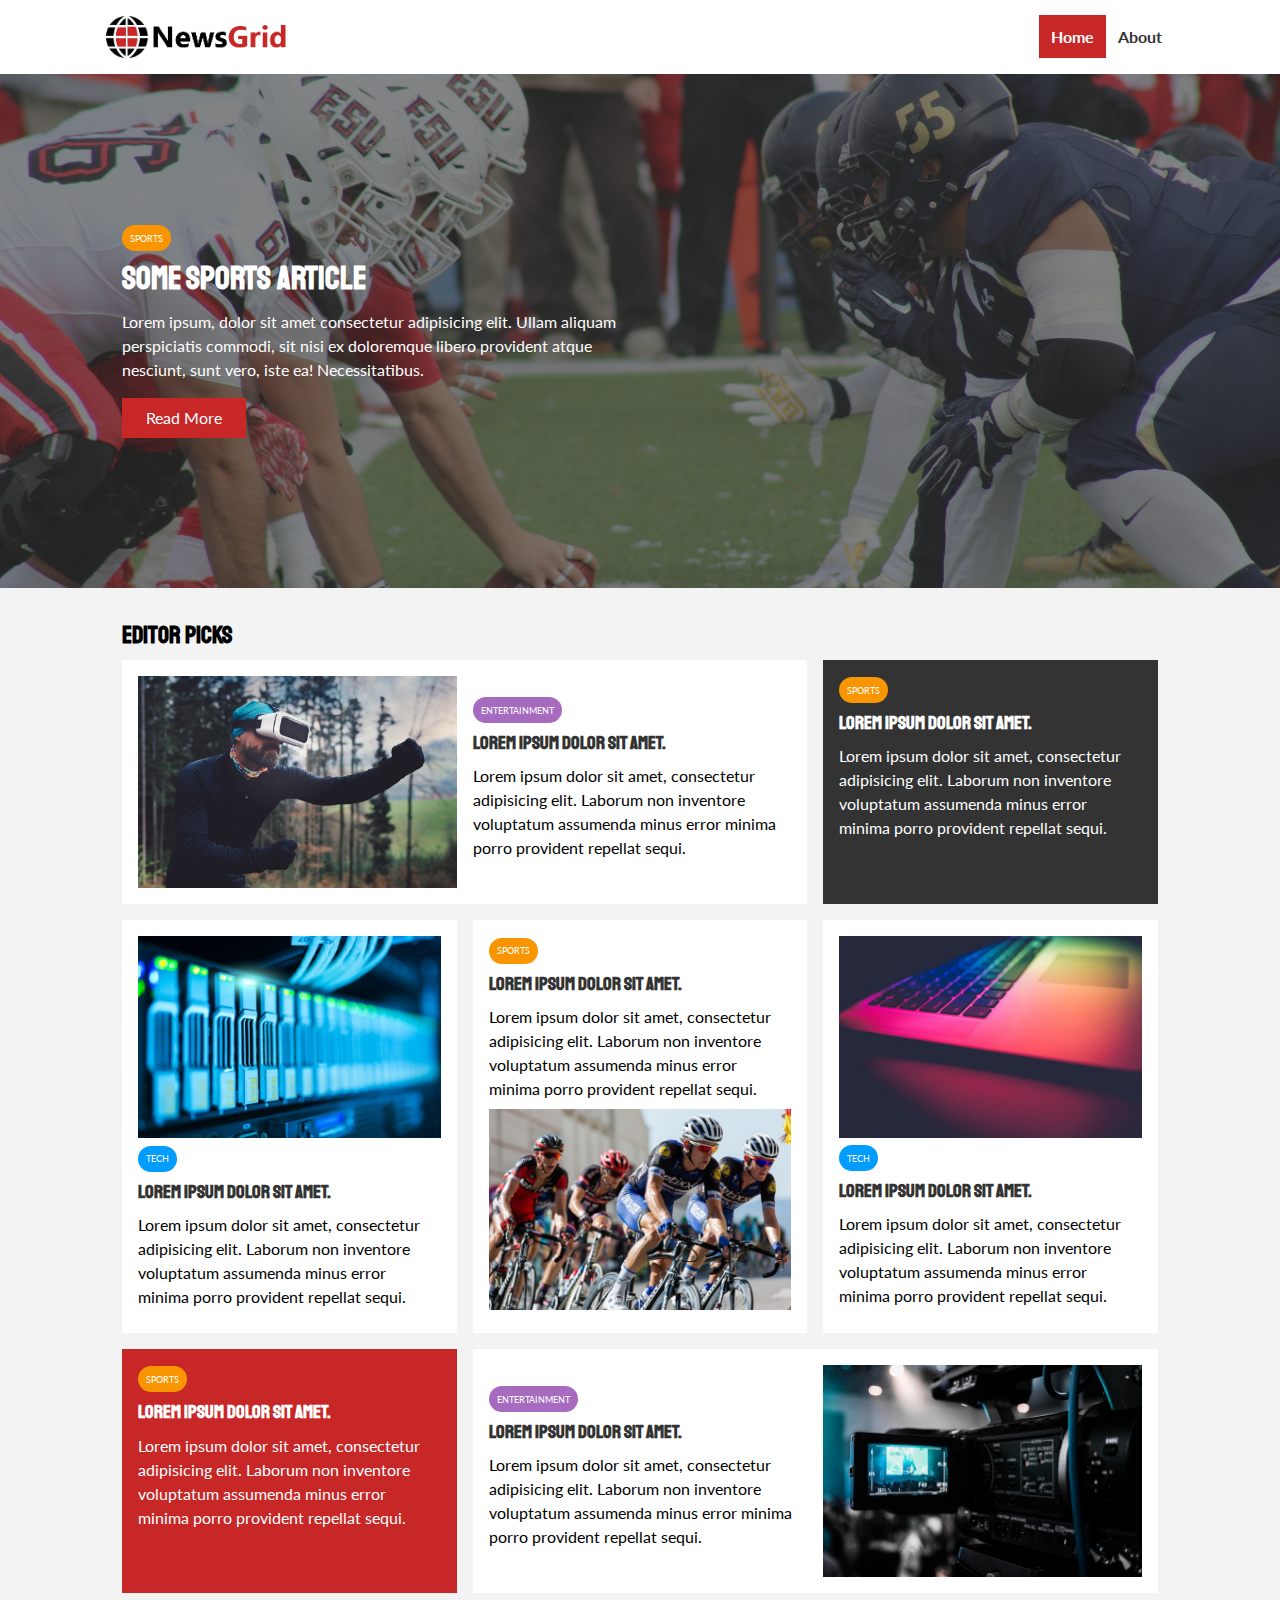
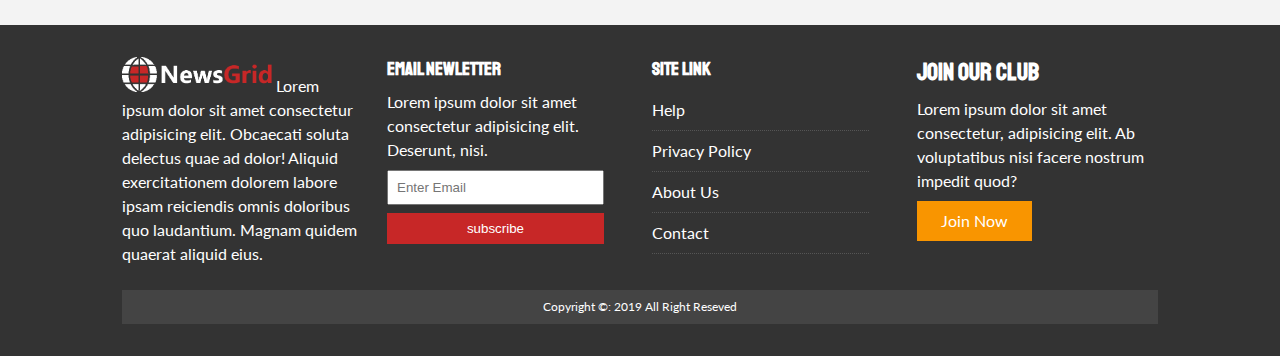
<file: index.html>
<!DOCTYPE html>
<html lang="en">

<head>
  <meta charset="UTF-8" />
  <meta name="viewport" content="width=device-width, initial-scale=1.0" />
  <meta http-equiv="X-UA-Compatible" content="ie=edge" />
  <link href="https://fonts.googleapis.com/css?family=Lato|Staatliches" rel="stylesheet" />

  <link rel="stylesheet" href="./css/style.css" />
  <link rel="stylesheet" media="screen and (max-width: 768px)" href="css/mobile.css" />
  <link rel="stylesheet" href="https://use.fontawesome.com/releases/v5.7.1/css/all.css" integrity="sha384-fnmOCqbTlWIlj8LyTjo7mOUStjsKC4pOpQbqyi7RrhN7udi9RwhKkMHpvLbHG9Sr"
    crossorigin="anonymous" />

  <title>News Grid</title>
</head>

<body>
  <nav id="main-nav">
    <div class="container">
      <img src="./img/logo.png" class="logo" alt="NewsGrid" />

      <div class="social">
        <a href="http://facebook.com" target="_blank"><i class="fab fa-facebook fa-2x"></i></a>
        <a href="http://twitter.com" target="_blank"><i class="fab fa-twitter fa-2x"></i></a>
        <a href="http://instagram.com" target="_blank"><i class="fab fa-instagram fa-2x"></i></a>
        <a href="http://youtube.com" target="_blank"><i class="fab fa-youtube fa-2x"></i></a>
      </div>
      <ul>
        <li><a href="index.html" class="current">Home</a></li>
        <li><a href="about.html">About</a></li>
      </ul>
    </div>
  </nav>

  <!--  Show Case  -->
  <header id="showcase">
    <div class="container">
      <div class="showcase-container">
        <div class="showcase-content">
          <div class="category category-sports">Sports</div>
          <h1>Some Sports Article</h1>
          <p>
            Lorem ipsum, dolor sit amet consectetur adipisicing elit. Ullam
            aliquam perspiciatis commodi, sit nisi ex doloremque libero
            provident atque nesciunt, sunt vero, iste ea! Necessitatibus.
          </p>
          <a href="article.html" class="btn btn-primary">Read More</a>
        </div>
      </div>
    </div>
  </header>
  <!-- Home Articles -->
  <section id="home-articles" class="py-2">
    <div class="container">
      <h2>Editor Picks</h2>
      <div class="articles-container">
        <article class="card">
          <img src="img/articles/ent1.jpg" alt="" />
          <div>
            <div class="category category-ent">Entertainment</div>
            <h3>
              <a href="article.html">Lorem ipsum dolor sit amet.</a>
            </h3>
            <p>
              Lorem ipsum dolor sit amet, consectetur adipisicing elit.
              Laborum non inventore voluptatum assumenda minus error minima
              porro provident repellat sequi.
            </p>
          </div>
        </article>
        <article class="card bg-dark">
          <div class="category category-sports">Sports</div>
          <h3>
            <a href="article.html">Lorem ipsum dolor sit amet.</a>
          </h3>
          <p>
            Lorem ipsum dolor sit amet, consectetur adipisicing elit. Laborum
            non inventore voluptatum assumenda minus error minima porro
            provident repellat sequi.
          </p>
        </article>
        <article class="card">
          <img src="img/articles/tech1.jpg" alt="" />
          <div class="category category-tech">Tech</div>
          <h3>
            <a href="article.html">Lorem ipsum dolor sit amet.</a>
          </h3>
          <p>
            Lorem ipsum dolor sit amet, consectetur adipisicing elit. Laborum
            non inventore voluptatum assumenda minus error minima porro
            provident repellat sequi.
          </p>
        </article>
        <article class="card">
          <div class="category category-sports">Sports</div>
          <h3>
            <a href="article.html">Lorem ipsum dolor sit amet.</a>
          </h3>
          <p>
            Lorem ipsum dolor sit amet, consectetur adipisicing elit. Laborum
            non inventore voluptatum assumenda minus error minima porro
            provident repellat sequi.
          </p>
          <img src="img/articles/sports1.jpg" alt="" />
        </article>
        <article class="card">
          <img src="img/articles/tech2.jpg" alt="" />
          <div class="category category-tech">Tech</div>
          <h3>
            <a href="article.html">Lorem ipsum dolor sit amet.</a>
          </h3>
          <p>
            Lorem ipsum dolor sit amet, consectetur adipisicing elit. Laborum
            non inventore voluptatum assumenda minus error minima porro
            provident repellat sequi.
          </p>
        </article>
        <article class="card bg-primary">
          <div class="category category-sports">Sports</div>
          <h3>
            <a href="article.html">Lorem ipsum dolor sit amet.</a>
          </h3>
          <p>
            Lorem ipsum dolor sit amet, consectetur adipisicing elit. Laborum
            non inventore voluptatum assumenda minus error minima porro
            provident repellat sequi.
          </p>
        </article>
        <article class="card">
          <div>
            <div class="category category-ent">Entertainment</div>
            <h3>
              <a href="article.html">Lorem ipsum dolor sit amet.</a>
            </h3>
            <p>
              Lorem ipsum dolor sit amet, consectetur adipisicing elit.
              Laborum non inventore voluptatum assumenda minus error minima
              porro provident repellat sequi.
            </p>
          </div>
          <img src="img/articles/ent2.jpg" alt="" />
        </article>
      </div>
    </div>
  </section>
  <!-- Footer -->
  <footer id="main-footer" class="py-2">
    <div class="container footer-container">
      <div>
        <img src="img/logo_light.png" alt="NewsGrid" />
        Lorem ipsum dolor sit amet consectetur adipisicing elit. Obcaecati
        soluta delectus quae ad dolor! Aliquid exercitationem dolorem labore
        ipsam reiciendis omnis doloribus quo laudantium. Magnam quidem quaerat
        aliquid eius.
      </div>
      <div>
        <h3>Email Newletter</h3>
        <p>
          Lorem ipsum dolor sit amet consectetur adipisicing elit. Deserunt,
          nisi.
        </p>
        <form>
          <input type="email" placeholder="Enter Email" />
          <input type="submit" value="subscribe" class="btn btn-primary" />
        </form>
      </div>
      <div>
        <h3>Site Link</h3>
        <ul class="list">
          <li><a href="#">Help</a></li>
          <li><a href="#">Privacy Policy </a></li>
          <li><a href="#">About Us</a></li>
          <li><a href="#">Contact</a></li>
        </ul>
      </div>
      <div>
        <h2>Join Our Club</h2>
        <p>
          Lorem ipsum dolor sit amet consectetur, adipisicing elit. Ab
          voluptatibus nisi facere nostrum impedit quod?
        </p>
        <a href="#" class="btn btn-secondary">Join Now </a>
      </div>
      <div>
        Copyright &copy: 2019 All Right Reseved
      </div>
    </div>
  </footer>
</body>

</html>
</file>
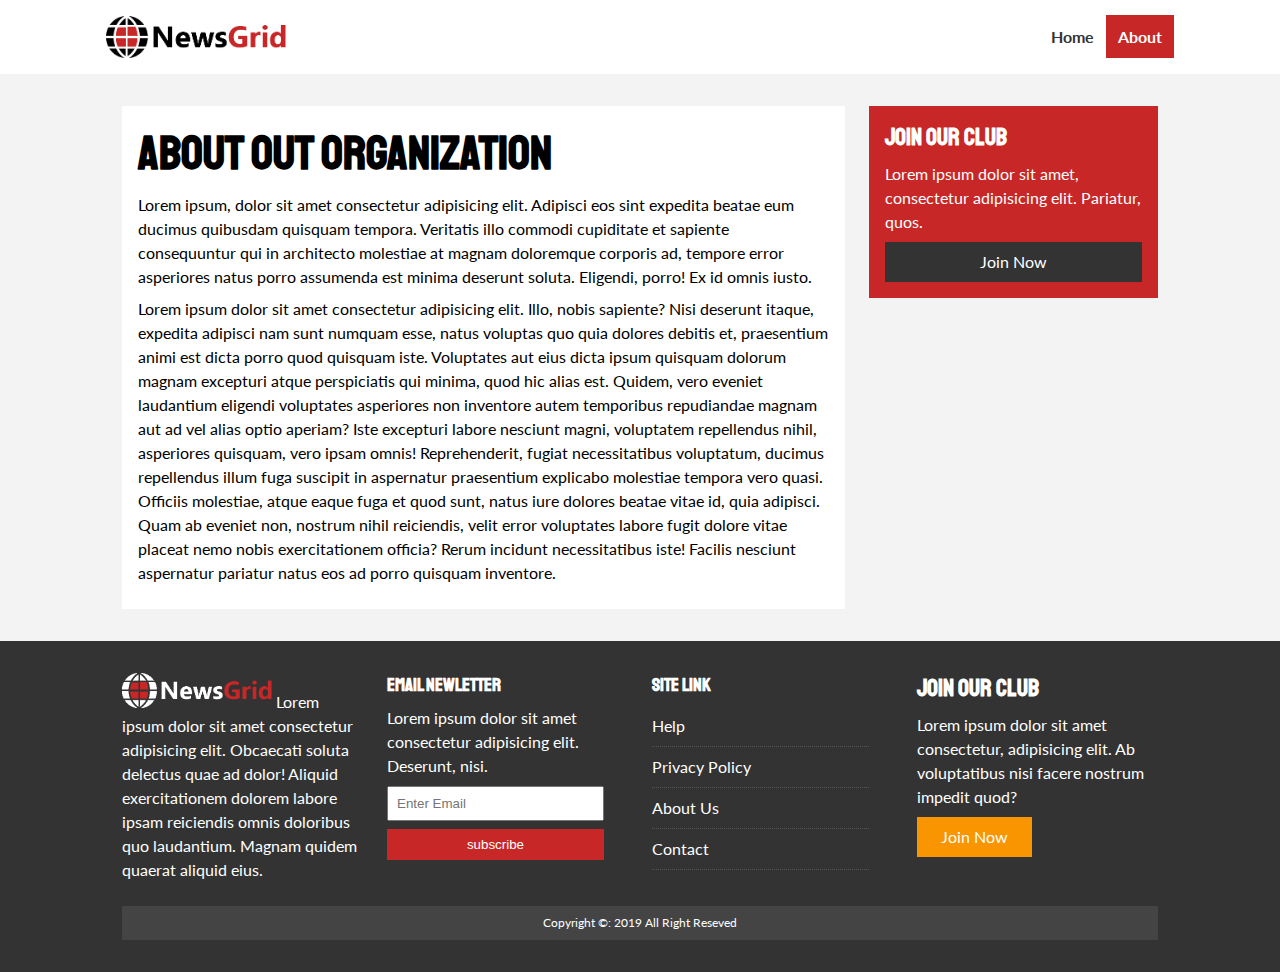
<file: about.html>
<!DOCTYPE html>
<html lang="en">

<head>
  <meta charset="UTF-8" />
  <meta name="viewport" content="width=device-width, initial-scale=1.0" />
  <meta http-equiv="X-UA-Compatible" content="ie=edge" />
  <link href="https://fonts.googleapis.com/css?family=Lato|Staatliches" rel="stylesheet" />

  <link rel="stylesheet" href="./css/style.css" />
  <link rel="stylesheet" media="screen and (max-width:768px)" href="/css/mobile.css" />
  <link rel="stylesheet" href="https://use.fontawesome.com/releases/v5.7.1/css/all.css" integrity="sha384-fnmOCqbTlWIlj8LyTjo7mOUStjsKC4pOpQbqyi7RrhN7udi9RwhKkMHpvLbHG9Sr"
    crossorigin="anonymous" />

  <title>About </title>
</head>

<body>
  <nav id="main-nav">
    <div class="container">
      <img src="./img/logo.png" class="logo" alt="NewsGrid" />

      <div class="social">
        <a href="http://facebook.com" target="_blank"><i class="fab fa-facebook fa-2x"></i></a>
        <a href="http://twitter.com" target="_blank"><i class="fab fa-twitter fa-2x"></i></a>
        <a href="http://instagram.com" target="_blank"><i class="fab fa-instagram fa-2x"></i></a>
        <a href="http://youtube.com" target="_blank"><i class="fab fa-youtube fa-2x"></i></a>
      </div>
      <ul>
        <li><a href="index.html">Home</a></li>
        <li><a href="about.html" class="current">About</a></li>
      </ul>
    </div>
  </nav>

  <section id="about">
    <div class="container">
      <div class="page-container">
        <article class="card">
          <h1 class="l-heading">About Out Organization</h1>
          <p>Lorem ipsum, dolor sit amet consectetur adipisicing elit. Adipisci eos sint expedita beatae eum ducimus
            quibusdam quisquam tempora. Veritatis illo commodi cupiditate et sapiente consequuntur qui in architecto
            molestiae at magnam doloremque corporis ad, tempore error asperiores natus porro assumenda est minima
            deserunt soluta. Eligendi, porro! Ex id omnis iusto.
          </p>
          <p>Lorem ipsum dolor sit amet consectetur adipisicing elit. Illo, nobis sapiente? Nisi deserunt itaque,
            expedita adipisci nam sunt numquam esse, natus voluptas quo quia dolores debitis et, praesentium animi est
            dicta porro quod quisquam iste. Voluptates aut eius dicta ipsum quisquam dolorum magnam excepturi atque
            perspiciatis qui minima, quod hic alias est. Quidem, vero eveniet laudantium eligendi voluptates asperiores
            non inventore autem temporibus repudiandae magnam aut ad vel alias optio aperiam? Iste excepturi labore
            nesciunt magni, voluptatem repellendus nihil, asperiores quisquam, vero ipsam omnis! Reprehenderit, fugiat
            necessitatibus voluptatum, ducimus repellendus illum fuga suscipit in aspernatur praesentium explicabo
            molestiae tempora vero quasi. Officiis molestiae, atque eaque fuga et quod sunt, natus iure dolores beatae
            vitae id, quia adipisci. Quam ab eveniet non, nostrum nihil reiciendis, velit error voluptates labore fugit
            dolore vitae placeat nemo nobis exercitationem officia? Rerum incidunt necessitatibus iste! Facilis
            nesciunt aspernatur pariatur natus eos ad porro quisquam inventore.</p>
        </article>
        <aside class="card bg-primary">
          <h2>Join Our Club</h2>
          <p>Lorem ipsum dolor sit amet, consectetur adipisicing elit. Pariatur, quos.</p>
          <a href="#" class="btn btrn-dark btn-block"> Join Now</a>
        </aside>
      </div>
    </div>
  </section>


  <!-- Footer -->
  <footer id="main-footer" class="py-2">
    <div class="container footer-container">
      <div>
        <img src="img/logo_light.png" alt="NewsGrid" />
        Lorem ipsum dolor sit amet consectetur adipisicing elit. Obcaecati
        soluta delectus quae ad dolor! Aliquid exercitationem dolorem labore
        ipsam reiciendis omnis doloribus quo laudantium. Magnam quidem quaerat
        aliquid eius.
      </div>

      <div>
        <h3>Email Newletter</h3>
        <p>
          Lorem ipsum dolor sit amet consectetur adipisicing elit. Deserunt,
          nisi.
        </p>
        <form>
          <input type="email" placeholder="Enter Email" />
          <input type="submit" value="subscribe" class="btn btn-primary" />
        </form>
      </div>
      <div>
        <h3>Site Link</h3>
        <ul class="list">
          <li><a href="#">Help</a></li>
          <li><a href="#">Privacy Policy </a></li>
          <li><a href="#">About Us</a></li>
          <li><a href="#">Contact</a></li>
        </ul>
      </div>
      <div>
        <h2>Join Our Club</h2>
        <p>
          Lorem ipsum dolor sit amet consectetur, adipisicing elit. Ab
          voluptatibus nisi facere nostrum impedit quod?
        </p>
        <a href="#" class="btn btn-secondary">Join Now </a>
      </div>
      <div>
        Copyright &copy: 2019 All Right Reseved
      </div>
    </div>
  </footer>
</body>

</html>
</file>
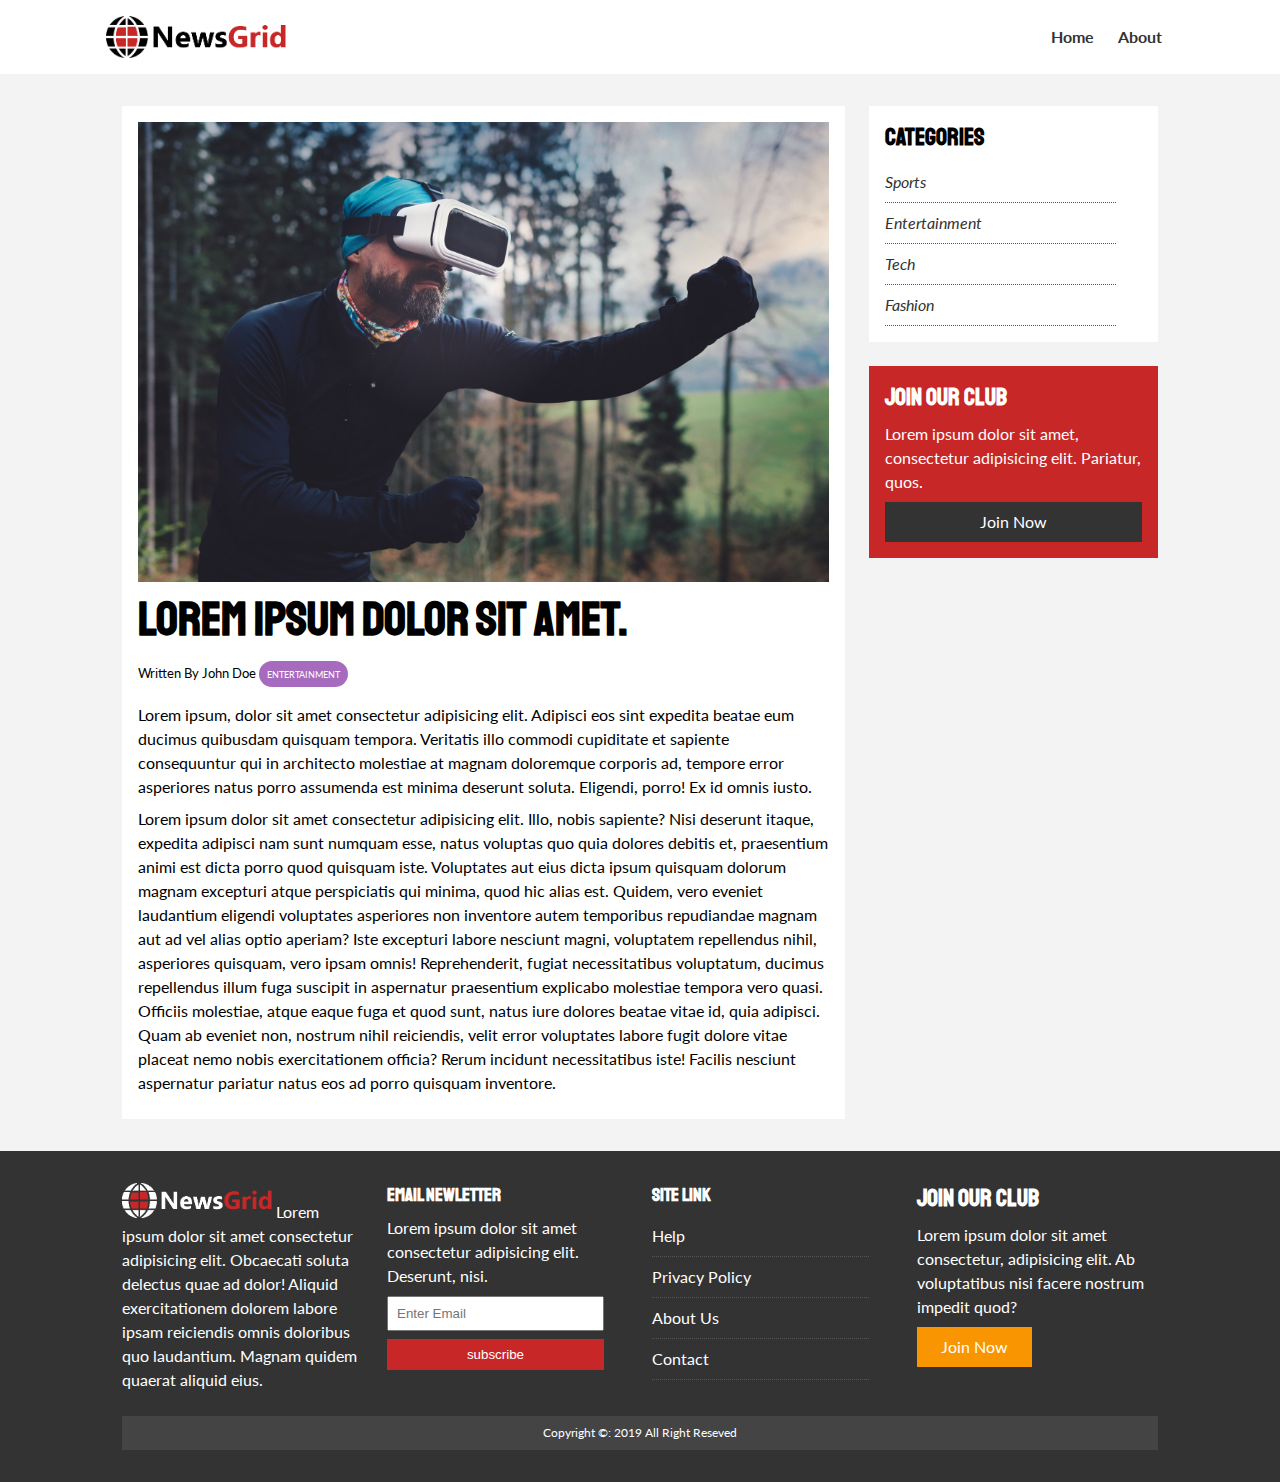
<file: article.html>
<!DOCTYPE html>
<html lang="en">

<head>
  <meta charset="UTF-8" />
  <meta name="viewport" content="width=device-width, initial-scale=1.0" />
  <meta http-equiv="X-UA-Compatible" content="ie=edge" />
  <link href="https://fonts.googleapis.com/css?family=Lato|Staatliches" rel="stylesheet" />

  <link rel="stylesheet" href="./css/style.css" />
  <link rel="stylesheet" media="screen and (max-width:768px)" href="/css/mobile.css" />
  <link rel="stylesheet" href="https://use.fontawesome.com/releases/v5.7.1/css/all.css" integrity="sha384-fnmOCqbTlWIlj8LyTjo7mOUStjsKC4pOpQbqyi7RrhN7udi9RwhKkMHpvLbHG9Sr"
    crossorigin="anonymous" />

  <title>Article</title>
</head>

<body>
  <nav id="main-nav">
    <div class="container">
      <img src="./img/logo.png" class="logo" alt="NewsGrid" />

      <div class="social">
        <a href="http://facebook.com" target="_blank"><i class="fab fa-facebook fa-2x"></i></a>
        <a href="http://twitter.com" target="_blank"><i class="fab fa-twitter fa-2x"></i></a>
        <a href="http://instagram.com" target="_blank"><i class="fab fa-instagram fa-2x"></i></a>
        <a href="http://youtube.com" target="_blank"><i class="fab fa-youtube fa-2x"></i></a>
      </div>
      <ul>
        <li><a href="index.html">Home</a></li>
        <li><a href="about.html">About</a></li>
      </ul>
    </div>
  </nav>

  <section id="about">
    <div class="container">
      <div class="page-container">
        <article class="card">
          <img src="img/articles/ent1.jpg" alt="ent">
          <h1 class="l-heading">Lorem ipsum dolor sit amet.</h1>
          <div class="meta">
            <small>
              <i class="fas-fa-user"></i> Written By John Doe
            </small>
            <div class="category category-ent">Entertainment</div>
          </div>
          <p>Lorem ipsum, dolor sit amet consectetur adipisicing elit. Adipisci eos sint expedita beatae eum ducimus
            quibusdam quisquam tempora. Veritatis illo commodi cupiditate et sapiente consequuntur qui in architecto
            molestiae at magnam doloremque corporis ad, tempore error asperiores natus porro assumenda est minima
            deserunt soluta. Eligendi, porro! Ex id omnis iusto.
          </p>
          <p>Lorem ipsum dolor sit amet consectetur adipisicing elit. Illo, nobis sapiente? Nisi deserunt itaque,
            expedita adipisci nam sunt numquam esse, natus voluptas quo quia dolores debitis et, praesentium animi est
            dicta porro quod quisquam iste. Voluptates aut eius dicta ipsum quisquam dolorum magnam excepturi atque
            perspiciatis qui minima, quod hic alias est. Quidem, vero eveniet laudantium eligendi voluptates asperiores
            non inventore autem temporibus repudiandae magnam aut ad vel alias optio aperiam? Iste excepturi labore
            nesciunt magni, voluptatem repellendus nihil, asperiores quisquam, vero ipsam omnis! Reprehenderit, fugiat
            necessitatibus voluptatum, ducimus repellendus illum fuga suscipit in aspernatur praesentium explicabo
            molestiae tempora vero quasi. Officiis molestiae, atque eaque fuga et quod sunt, natus iure dolores beatae
            vitae id, quia adipisci. Quam ab eveniet non, nostrum nihil reiciendis, velit error voluptates labore fugit
            dolore vitae placeat nemo nobis exercitationem officia? Rerum incidunt necessitatibus iste! Facilis
            nesciunt aspernatur pariatur natus eos ad porro quisquam inventore.</p>
        </article>

        <aside id="categories" class="card">
          <h2>Categories</h2>
          <ul class="list">
            <li><a href="#"> <i class="fas fa-chevron-right">Sports</i></a></li>
            <li><a href="#"> <i class="fas fa-chevron-right">Entertainment</i></a></li>
            <li><a href="#"> <i class="fas fa-chevron-right">Tech</i></a></li>
            <li><a href="#"> <i class="fas fa-chevron-right">Fashion</i></a></li>
          </ul>
        </aside>
        <aside class="card bg-primary">
          <h2>Join Our Club</h2>
          <p>Lorem ipsum dolor sit amet, consectetur adipisicing elit. Pariatur, quos.</p>
          <a href="#" class="btn btrn-dark btn-block"> Join Now</a>
        </aside>
      </div>
    </div>
  </section>


  <!-- Footer -->
  <footer id="main-footer" class="py-2">
    <div class="container footer-container">
      <div>
        <img src="img/logo_light.png" alt="NewsGrid" />
        Lorem ipsum dolor sit amet consectetur adipisicing elit. Obcaecati
        soluta delectus quae ad dolor! Aliquid exercitationem dolorem labore
        ipsam reiciendis omnis doloribus quo laudantium. Magnam quidem quaerat
        aliquid eius.
      </div>

      <div>
        <h3>Email Newletter</h3>
        <p>
          Lorem ipsum dolor sit amet consectetur adipisicing elit. Deserunt,
          nisi.
        </p>
        <form>
          <input type="email" placeholder="Enter Email" />
          <input type="submit" value="subscribe" class="btn btn-primary" />
        </form>
      </div>
      <div>
        <h3>Site Link</h3>
        <ul class="list">
          <li><a href="#">Help</a></li>
          <li><a href="#">Privacy Policy </a></li>
          <li><a href="#">About Us</a></li>
          <li><a href="#">Contact</a></li>
        </ul>
      </div>
      <div>
        <h2>Join Our Club</h2>
        <p>
          Lorem ipsum dolor sit amet consectetur, adipisicing elit. Ab
          voluptatibus nisi facere nostrum impedit quod?
        </p>
        <a href="#" class="btn btn-secondary">Join Now </a>
      </div>
      <div>
        Copyright &copy: 2019 All Right Reseved
      </div>
    </div>
  </footer>
</body>

</html>
</file>
<file: css/style.css>
:root {
  --primary-color: #c72727;
  --secondary-color: #f99500;
  --light-color: #f3f3f3;
  --dark-color: #333;
  --max-width: 1100px;
}

.category {
  --sports-color: #f99500;
  --ent-color: #a66bbe;
  --tech-color: #009cff;
}

* {
  margin: 0;
  padding: 0;
  box-sizing: border-box;
}

body {
  font-family: "lato", sans-serif;
  line-height: 1.5;
  background: var(--light-color);
}

a {
  color: #333;
  text-decoration: none;
}

ul {
  list-style: none;

}

p {
  margin: .5rem 0;
}

img {
  width: 100%;
}

h1,
h2,
h3,
h4,
h5,
h6 {
  font-family: "Staatliches", cursive;
  margin-bottom: .55rem;
  line-height: 1.3;
}

/* Uitlity  */
.container {
  max-width: var(--max-width);
  margin: auto;
  padding: 0 2rem;
  overflow: hidden;
}

.category {
  display: inline-block;
  color: #fff;
  font-size: 0.55rem;
  text-transform: uppercase;
  padding: 0.4rem 0.5rem;
  border-radius: 15px;
  margin-bottom: 0.5rem;
}

.category-sports {
  background: var(--sports-color)
}

.category-ent {
  background: var(--ent-color)
}

.category-tech {
  background: var(--tech-color)
}

.btn {
  display: inline-block;
  border: none;
  background: var(--dark-color);
  color: #fff;
  padding: 0.5rem 1.5rem;
}

.btn-light {
  background: var(--light-color)
}

.btn-primary {
  background: var(--primary-color)
}

.btn-secondary {
  background: var(--secondary-color)
}

.btn:hover {
  opacity: 0.9;
}

.btn-block {
  display: block;
  width: 100%;
  text-align: center;
}

.card {
  background: #fff;
  padding: 1rem;
}

.bg-dark {
  background: var(--dark-color);
  color: #fff;
}

.bg-primary {
  background: var(--primary-color);
  color: #fff;
}

.bg-secondary {
  background: var(--secondary-color);
  color: #fff;
}

.bg-dark h1,
.bg-dark h2,
.bg-dark h3,
.bg-dark a,
.bg-primary a,
.bg-primary h1,
.bg-primary h2,
.bg-primary h3,
.bg-primary a,
.bg-secondary h1,
.bg-secondary h2,
.bg-secondary h3,
.bg-secondary a {
  color: #fff;
}

.py-1 {
  padding: 1.4rem 0
}

.py-2 {
  padding: 2rem 0
}

.py-3 {
  padding: 3rem 0
}

.p-1 {
  padding: 1.4rem
}

.p-2 {
  padding: 2rem
}

.p-3 {
  padding: 3rem
}

.l-heading {
  font-size: 3rem;
}

.list li {
  padding: .5rem 0;
  border-bottom: #555 dotted 1px;
  width: 90%;
}

.list li a:hover {
  color: var(--primary-color);
}

/* inner Page Container */
.page-container {
  display: grid;
  grid-template-columns: 5fr 2fr;
  margin: 2rem 0;
  grid-gap: 1.5rem;
}

.page-container>*:first-child {
  grid-row: 1 / span 3;
}

/* NavBr */
#main-nav {
  background: #fff;
  position: sticky;
  top: 0;
  z-index: 2;
}

#main-nav .container {
  display: grid;
  grid-template-columns: 6fr 3fr 2fr;
  padding: 1rem;
  align-items: center;
}

#main-nav .logo {
  width: 180px;
}

#main-nav ul {
  justify-self: end;
  display: flex;
}

#main-nav ul li a {
  padding: 0.75rem;
  font-weight: bold;
}

#main-nav ul li a.current {
  background: var(--primary-color);
  color: #fff;
}

#main-nav ul li a:hover {
  background: var(--light-color);
  color: var(--dark-color);
}

#main-nav .social {
  justify-self: center;
}

#main-nav .social i {
  color: #777;
  margin-right: .5rem;
}

/* Showcase */

#showcase {
  color: #fff;
  background: #333;
  padding: 2rem;
  position: relative;
}

#showcase::before {
  content: '';
  background: url('../img/featured.jpg') no-repeat center center/cover;
  position: absolute;
  top: 0;
  left: 0;
  width: 100%;
  height: 100%;
  opacity: 0.4;
}

#showcase .showcase-container {
  display: grid;
  grid-template-columns: repeat(2, 1fr);
  justify-content: center;
  align-items: center;
  height: 50vh;
}

#showcase .showcase-content {
  z-index: 1;
}

#showcase .showcase-content p {
  margin-bottom: 1rem;
}

/* Home articles */

#home-articles .articles-container {
  display: grid;
  grid-template-columns: repeat(3, 1fr);
  grid-gap: 1rem;
}

#home-articles .articles-container>*:first-child {
  display: grid;
  grid-template-columns: repeat(2, 1fr);
  grid-gap: 1rem;
  align-items: center;
  grid-column: 1/ span 2;
}

#home-articles .articles-container>*:first-child,
#home-articles .articles-container>*:last-child {
  display: grid;
  grid-template-columns: repeat(2, 1fr);
  grid-gap: 1rem;
  align-items: center;
  grid-column: 1/ span 2;
}

#home-articles .articles-container>*:last-child {
  grid-column: 2/span 2;
}

#article .meta {
  display: flex;
  justify-content: space-between;
  align-items: center;
  background: #eee;
  padding: .5rem;
}

/* Footer */
#main-footer {
  background: var(--dark-color);
  color: #fff
}

#main-footer img {
  width: 150px;

}

#main-footer a {
  color: #fff
}

#main-footer .footer-container {
  display: grid;
  grid-template-columns: repeat(4, 1fr);
  grid-gap: 1.5rem
}

#main-footer .footer-container>*:last-child {
  background: #444;
  grid-column: 1 /span 4;
  padding: .5rem;
  text-align: center;
  font-size: 0.75rem;
}

#main-footer .footer-container input[type='email'] {
  width: 90%;
  padding: 0.5rem;
  margin-bottom: 0.5rem;
}

#main-footer .footer-container input[type='submit'] {
  width: 90%;
}
</file>
<file: css/mobile.css>
/* Nav  */
#main-nav .social {
  display: none;
}

#main-nav .container {
  grid-template-columns: 1fr;
  grid-gap: 1.2rem;
}

#main-nav ul,
#main-nav .logo {
  justify-self: center
}

#main-nav ul li a {
  padding: 0.50rem;
}

#home-articles .articles-container {
  grid-template-columns: repeat(2, 1fr);
}

#home-articles .articles-container>:first-child,
#home-articles .articles-container>:last-child {
  grid-template-columns: 1fr;
  grid-column: 1;

}

@media(max-width: 600px) {

  /* Stack Items */
  #showcase .showcase-container,
  #home-articles .articles-container,
  #main-footer .footer-container {
    grid-template-columns: 1fr;
  }

  #main-footer .footer-container>*:last-child {
    grid-column: 1;
  }

  #main-footer .footer-container>*:nth-child(2),
  #main-footer .footer-container>*:first-child {
    border-bottom: #444 dotted 1px;
    padding-bottom: 1rem;
  }

  .page-container {
    grid-template-columns: 1fr;
    text-align: center;
  }


}
</file>
